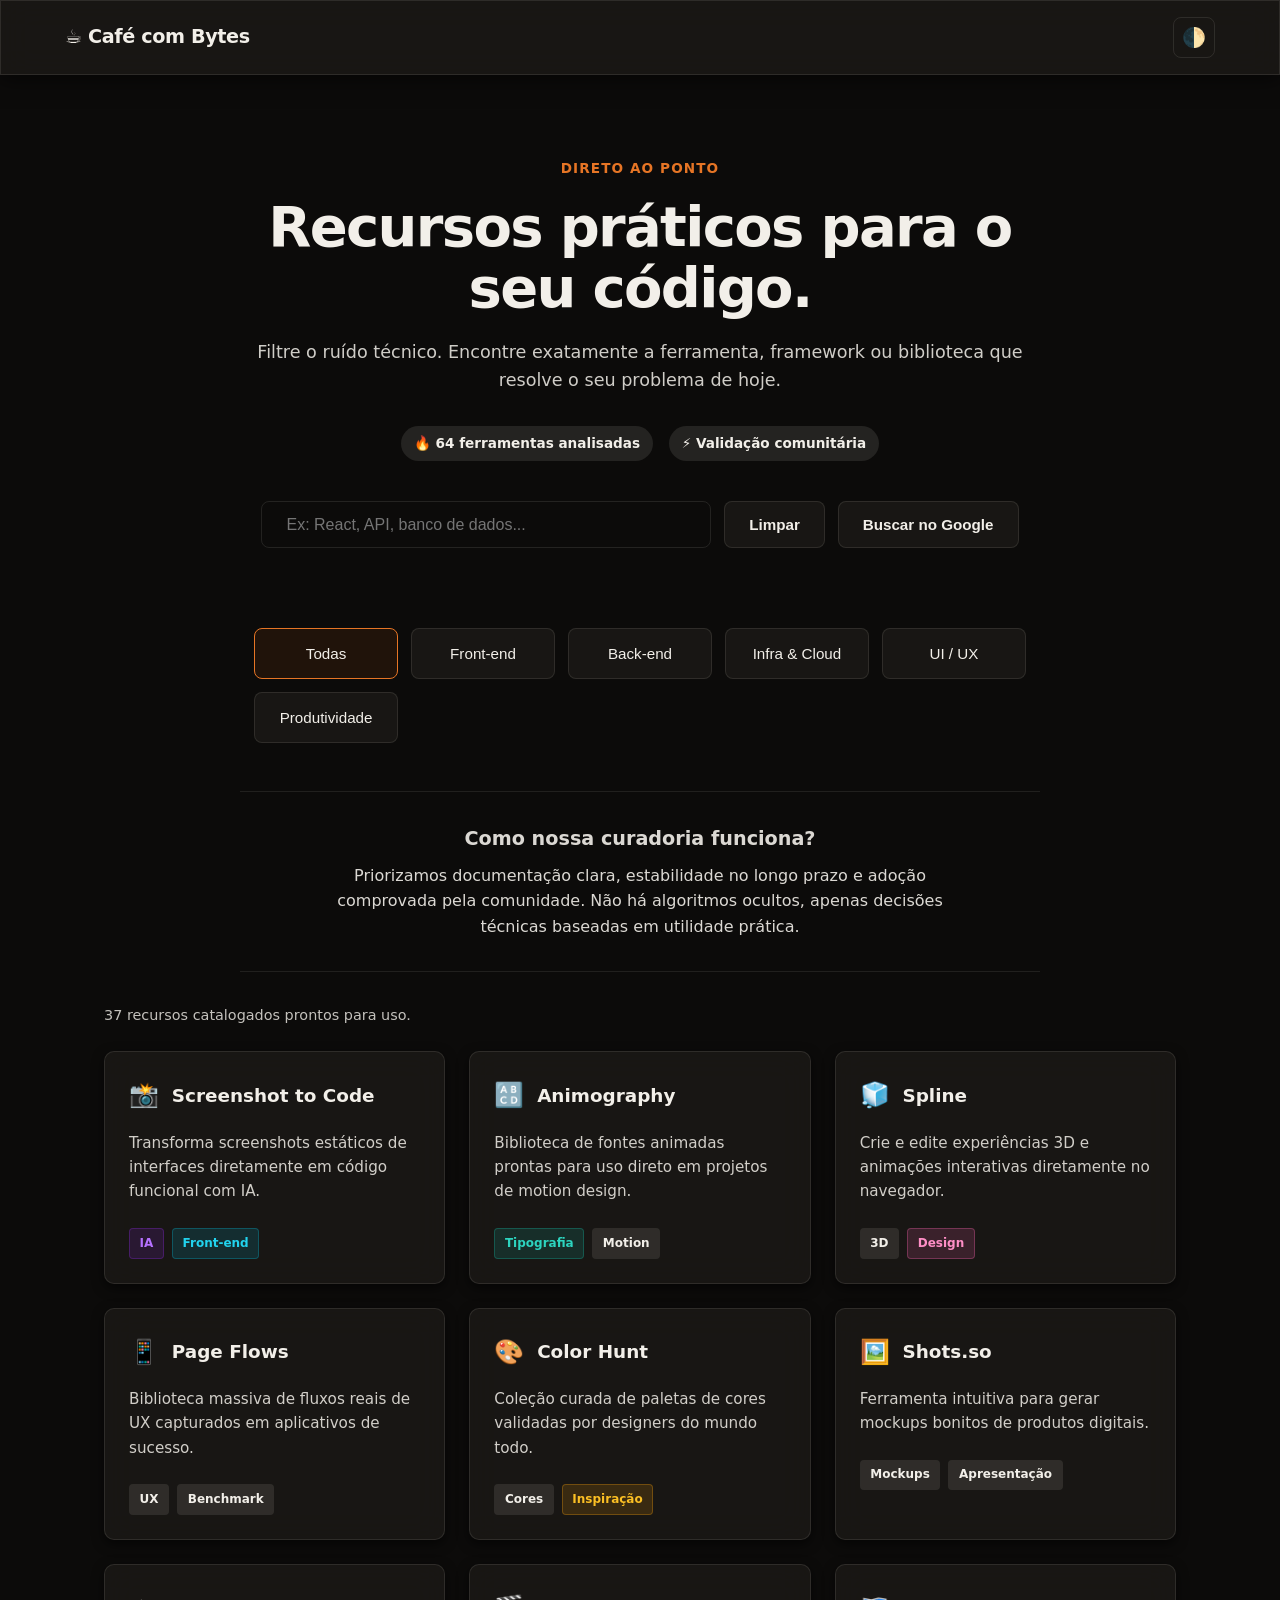
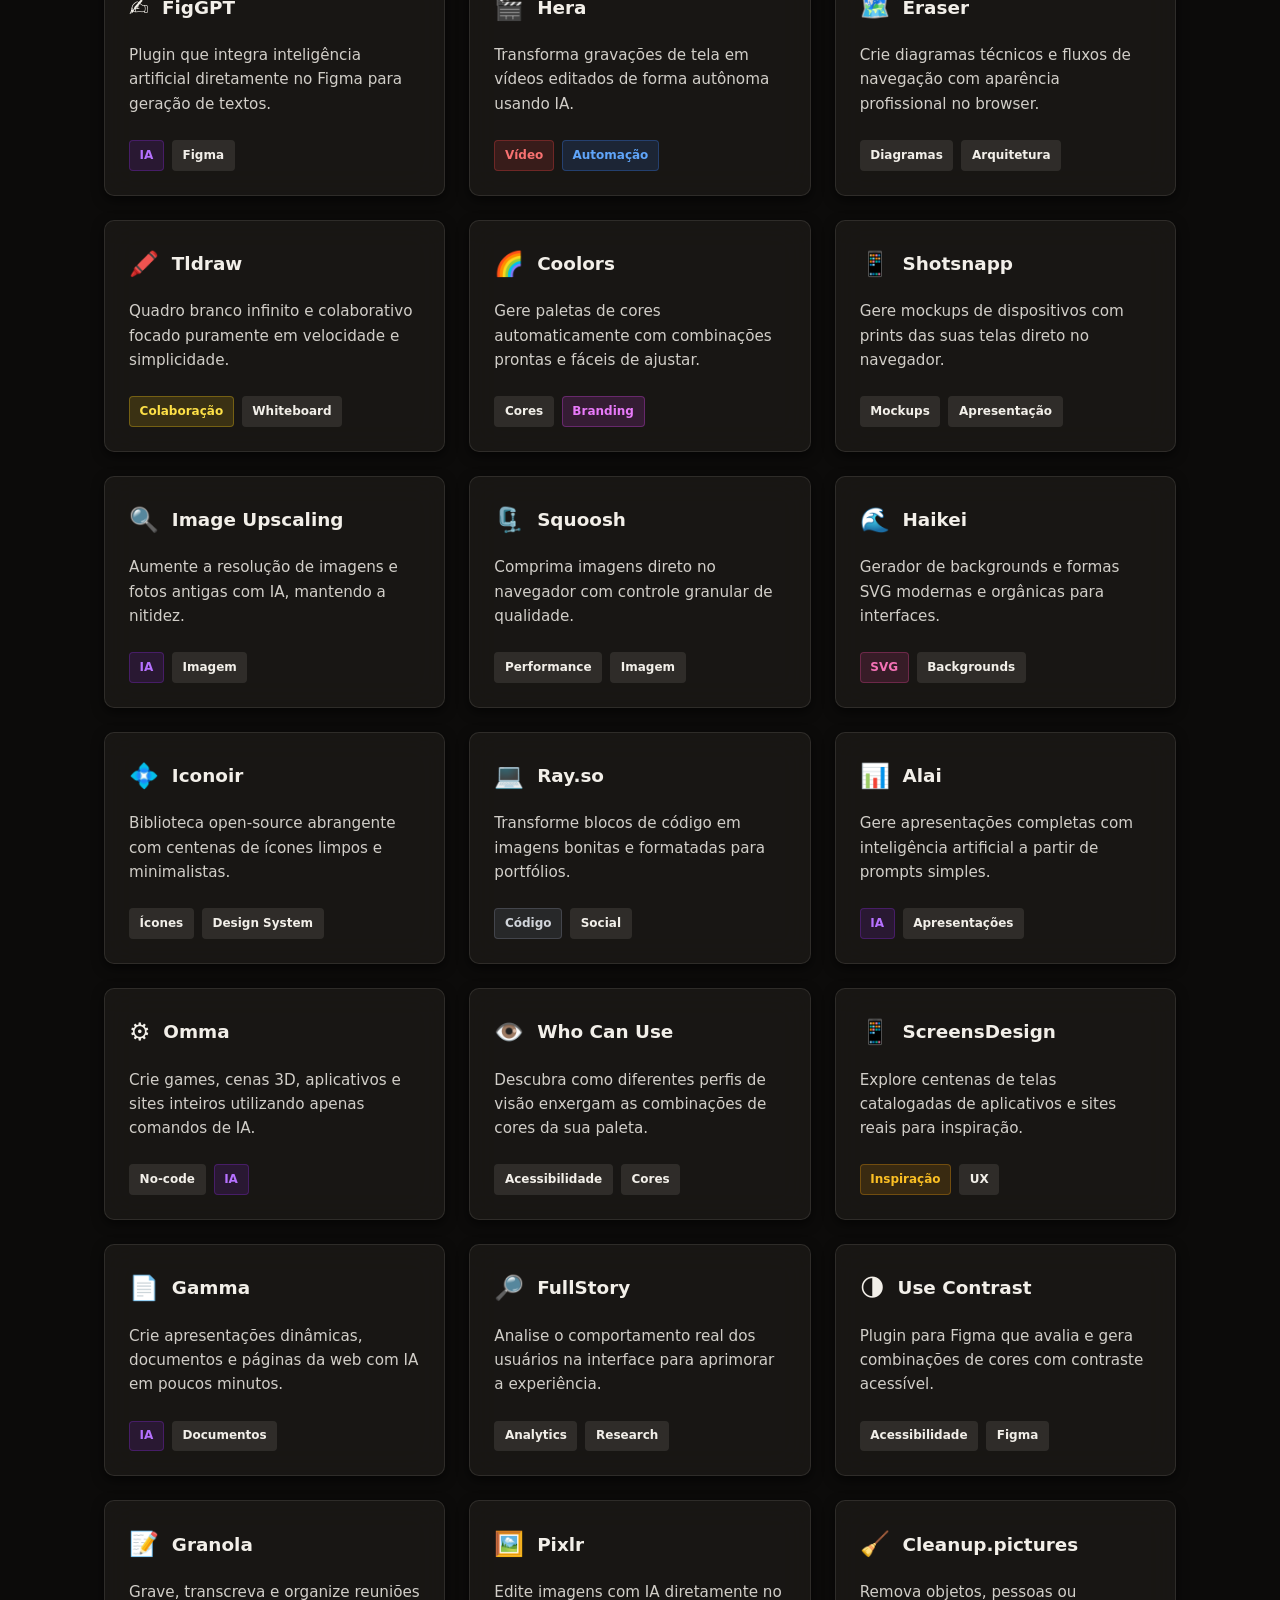
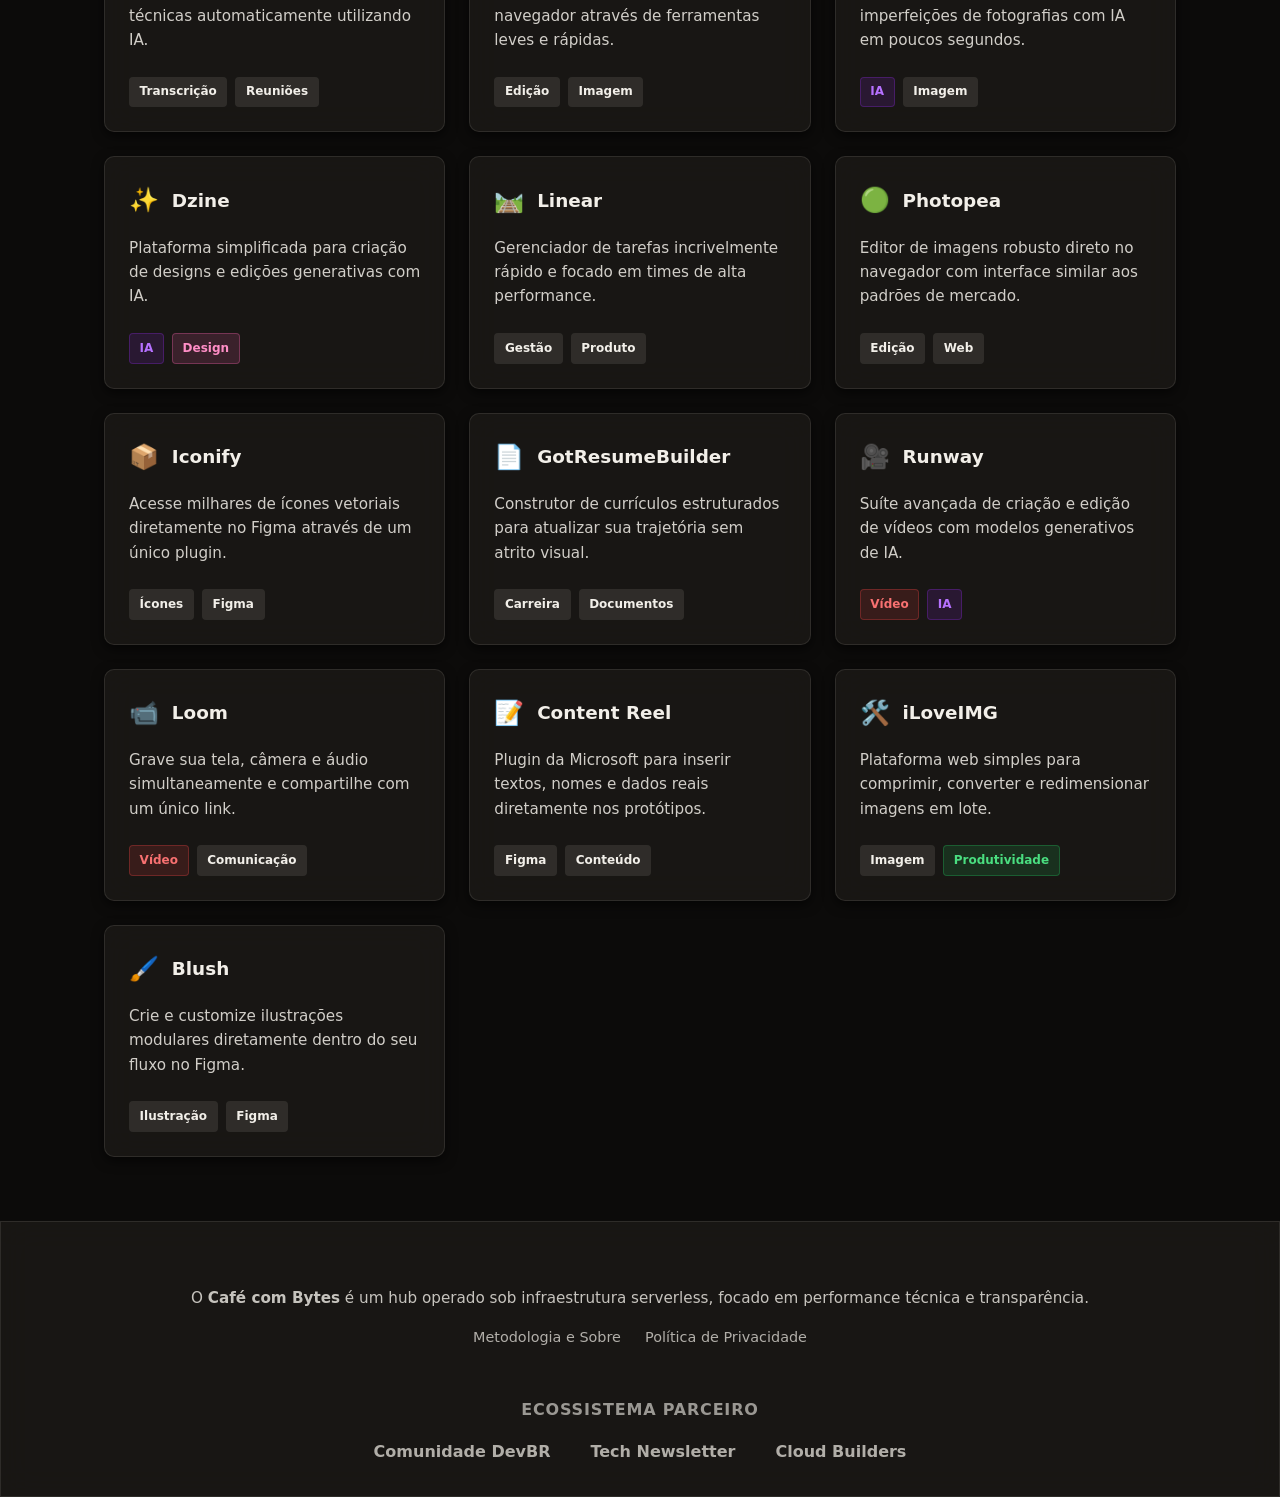
<file: index.html>
<!DOCTYPE html>
<html lang="pt-BR" data-theme="dark">
<head>
  <meta charset="UTF-8">
  <meta name="viewport" content="width=device-width, initial-scale=1.0">
  <title>Café com Bytes | Curadoria e Ferramentas para Desenvolvedores</title>
  <meta name="description" content="Sua dose diária de bibliotecas, APIs e recursos para turbinar sua engenharia de software e produtividade.">
  <meta name="keywords" content="desenvolvimento, programação, ferramentas, bibliotecas, curadoria tech">
  <meta name="robots" content="index, follow">
  <link rel="canonical" href="https://cafecombytes.com/">
  <meta name="google-adsense-account" content="ca-pub-6821135120244573">
  
  <!-- Open Graph -->
  <meta property="og:title" content="Café com Bytes | Curadoria Tech">
  <meta property="og:description" content="Bibliotecas, APIs e recursos testados para desenvolvedores.">
  <meta property="og:url" content="https://cafecombytes.com/">
  <meta property="og:type" content="website">
  
  <!-- Twitter Cards -->
  <meta name="twitter:card" content="summary_large_image">
  <meta name="twitter:title" content="Café com Bytes">
  <meta name="twitter:description" content="Curadoria de ferramentas para engenharia de software.">

  <!-- GTM e Google Ads Placeholder -->
  <script>
    // window.dataLayer = window.dataLayer || [];
    // GTM script injection point
  </script>

  <link rel="stylesheet" href="style.css">
</head>
<body>
  <header class="glass-header">
    <div class="logo">☕ Café com Bytes</div>
    <div class="controls">
      <button id="theme-toggle" aria-label="Alternar modo de cor" title="Alternar tema">🌓</button>
    </div>
  </header>

  <main>
    <section class="hero">
      <span class="kicker">Direto ao Ponto</span>
      <h1>Recursos práticos para o seu código.</h1>
      <p>Filtre o ruído técnico. Encontre exatamente a ferramenta, framework ou biblioteca que resolve o seu problema de hoje.</p>
      
      <div class="metrics">
         <span class="badge-metric">🔥 64 ferramentas analisadas</span>
         <span class="badge-metric">⚡ Validação comunitária</span>
      </div>

      <div class="search-bar">
        <input type="text" id="search-input" aria-label="Buscar ferramenta" placeholder="Ex: React, API, banco de dados...">
        <button id="clear-search" aria-label="Limpar busca">Limpar</button>
        <button id="google-search" aria-label="Buscar direto no Google">Buscar no Google</button>
      </div>
    </section>

    <nav class="bento-menu" aria-label="Filtros por intenção" id="bento-filters">
      <button data-filter="all" class="active" aria-pressed="true">Todas</button>
      <button data-filter="frontend" aria-pressed="false">Front-end</button>
      <button data-filter="backend" aria-pressed="false">Back-end</button>
      <button data-filter="infraestrutura" aria-pressed="false">Infra & Cloud</button>
      <button data-filter="design" aria-pressed="false">UI / UX</button>
      <button data-filter="produtividade" aria-pressed="false">Produtividade</button>
    </nav>

    <section class="editorial">
      <h2>Como nossa curadoria funciona?</h2>
      <p>Priorizamos documentação clara, estabilidade no longo prazo e adoção comprovada pela comunidade. Não há algoritmos ocultos, apenas decisões técnicas baseadas em utilidade prática.</p>
    </section>

    <section class="dynamic-area" aria-live="polite">
      <div id="status-results">Sincronizando banco de dados...</div>
      <div id="cards-grid" class="grid" role="list"></div>
    </section>
  </main>

  <dialog id="item-modal" class="glass-modal">
    <div class="modal-content">
      <button id="close-modal" aria-label="Fechar janela">✖</button>
      <h2 id="modal-title"></h2>
      <p id="modal-desc" class="modal-description"></p>
      <div class="modal-pain-box">
        <strong>Dor principal resolvida:</strong> <span id="modal-pain"></span>
      </div>
      <div class="modal-actions">
        <a href="#" id="modal-link" target="_blank" rel="noopener">Acessar Recurso Oficial</a>
        <button id="share-btn">Compartilhar URL</button>
      </div>
    </div>
  </dialog>

  <footer class="glass-footer">
     <div class="footer-info">
       <p>O <strong>Café com Bytes</strong> é um hub operado sob infraestrutura serverless, focado em performance técnica e transparência.</p>
       <nav class="footer-nav">
         <a href="sobre.html">Metodologia e Sobre</a>
         <a href="privacidade.html">Política de Privacidade</a>
       </nav>
     </div>
     <div class="partners-wrapper">
       <h3>Ecossistema Parceiro</h3>
       <div id="partners-container" class="partners"></div>
     </div>
  </footer>

  <script src="script.js"></script>
</body>
</html>
</file>
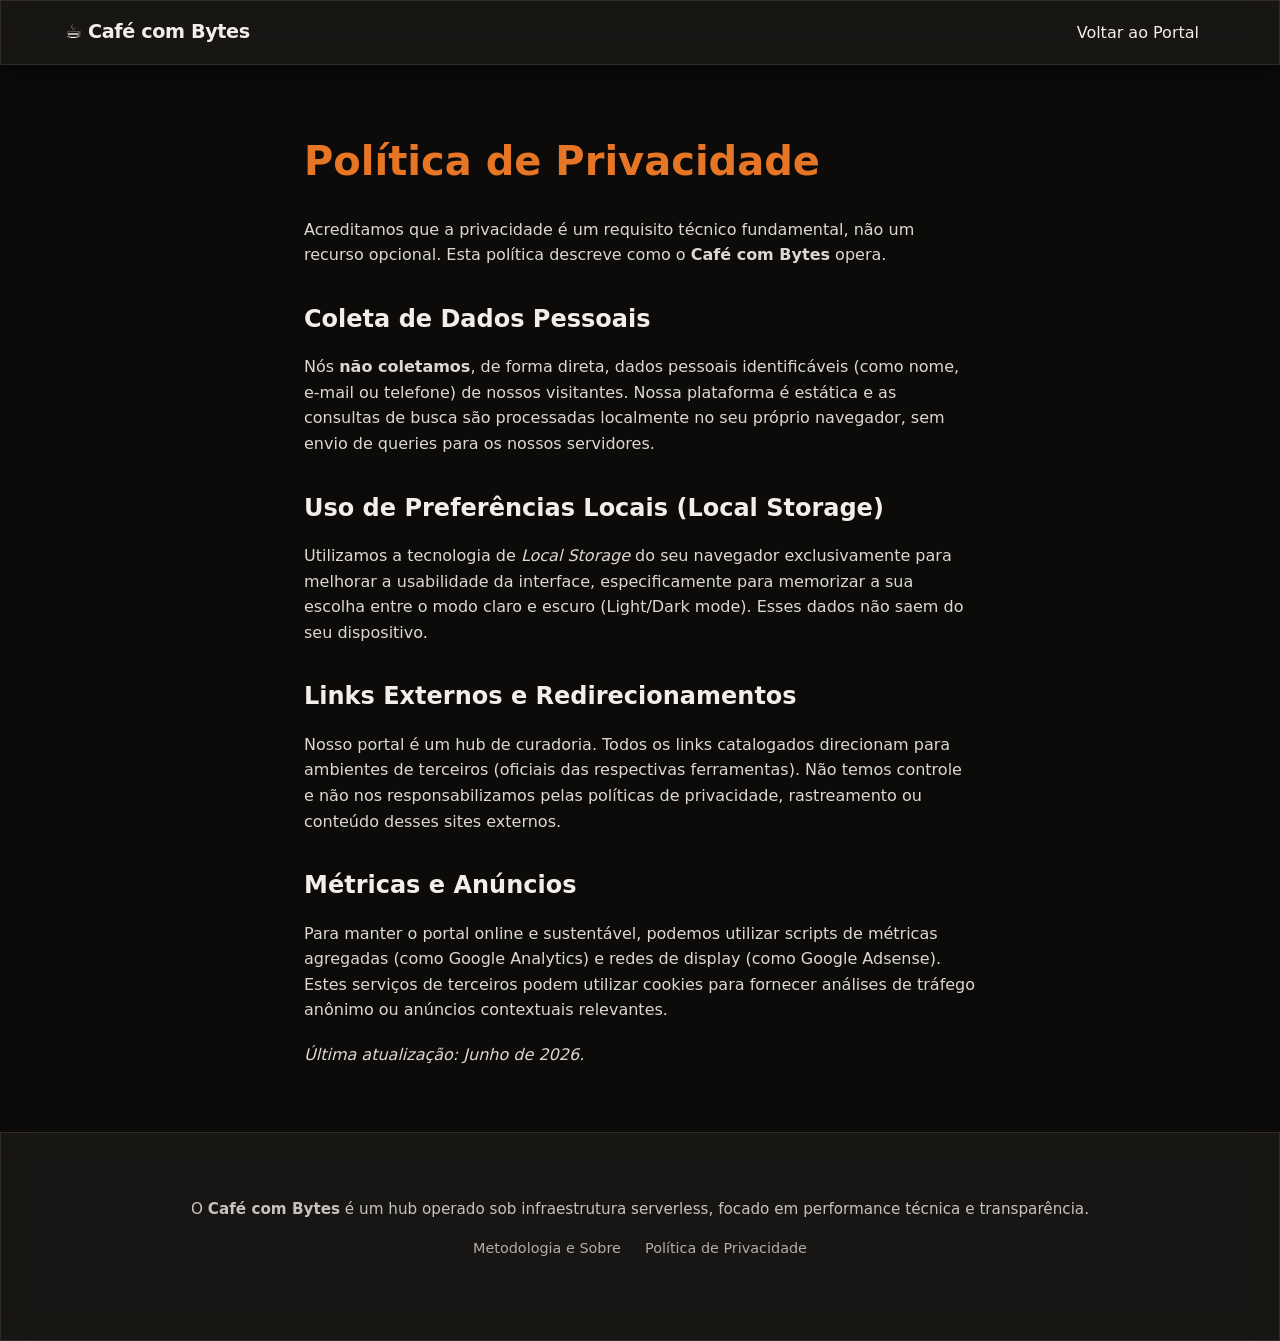
<file: privacidade.html>
<!DOCTYPE html>
<html lang="pt-BR" data-theme="dark">
<head>
  <meta charset="UTF-8">
  <meta name="viewport" content="width=device-width, initial-scale=1.0">
  <title>Política de Privacidade | Café com Bytes</title>
  <meta name="description" content="Saiba como o Café com Bytes lida com dados, cookies e links externos.">
  <meta name="robots" content="index, follow">
  <link rel="canonical" href="https://cafecombytes.com/privacidade.html">
  <link rel="stylesheet" href="style.css">
  <style>
    .page-content { max-width: 800px; margin: 4rem auto; padding: 0 5%; }
    .page-content h1 { font-size: 2.5rem; margin-bottom: 1.5rem; color: var(--primary); }
    .page-content h2 { font-size: 1.5rem; margin: 2rem 0 1rem 0; }
    .page-content p { margin-bottom: 1.2rem; opacity: 0.9; }
  </style>
</head>
<body>
  <header class="glass-header">
    <div class="logo"><a href="index.html" style="text-decoration: none; color: inherit;">☕ Café com Bytes</a></div>
    <div class="controls">
      <a href="index.html" style="color: var(--text-color); text-decoration: none; font-weight: 500; margin-right: 1rem;">Voltar ao Portal</a>
    </div>
  </header>

  <main class="page-content">
    <h1>Política de Privacidade</h1>
    <p>Acreditamos que a privacidade é um requisito técnico fundamental, não um recurso opcional. Esta política descreve como o <strong>Café com Bytes</strong> opera.</p>

    <h2>Coleta de Dados Pessoais</h2>
    <p>Nós <strong>não coletamos</strong>, de forma direta, dados pessoais identificáveis (como nome, e-mail ou telefone) de nossos visitantes. Nossa plataforma é estática e as consultas de busca são processadas localmente no seu próprio navegador, sem envio de queries para os nossos servidores.</p>

    <h2>Uso de Preferências Locais (Local Storage)</h2>
    <p>Utilizamos a tecnologia de <em>Local Storage</em> do seu navegador exclusivamente para melhorar a usabilidade da interface, especificamente para memorizar a sua escolha entre o modo claro e escuro (Light/Dark mode). Esses dados não saem do seu dispositivo.</p>

    <h2>Links Externos e Redirecionamentos</h2>
    <p>Nosso portal é um hub de curadoria. Todos os links catalogados direcionam para ambientes de terceiros (oficiais das respectivas ferramentas). Não temos controle e não nos responsabilizamos pelas políticas de privacidade, rastreamento ou conteúdo desses sites externos.</p>

    <h2>Métricas e Anúncios</h2>
    <p>Para manter o portal online e sustentável, podemos utilizar scripts de métricas agregadas (como Google Analytics) e redes de display (como Google Adsense). Estes serviços de terceiros podem utilizar cookies para fornecer análises de tráfego anônimo ou anúncios contextuais relevantes.</p>

    <p><em>Última atualização: Junho de 2026.</em></p>
  </main>

  <footer class="glass-footer">
     <div class="footer-info">
       <p>O <strong>Café com Bytes</strong> é um hub operado sob infraestrutura serverless, focado em performance técnica e transparência.</p>
       <nav class="footer-nav">
         <a href="sobre.html">Metodologia e Sobre</a>
         <a href="privacidade.html">Política de Privacidade</a>
       </nav>
     </div>
  </footer>
</body>
</html>
</file>
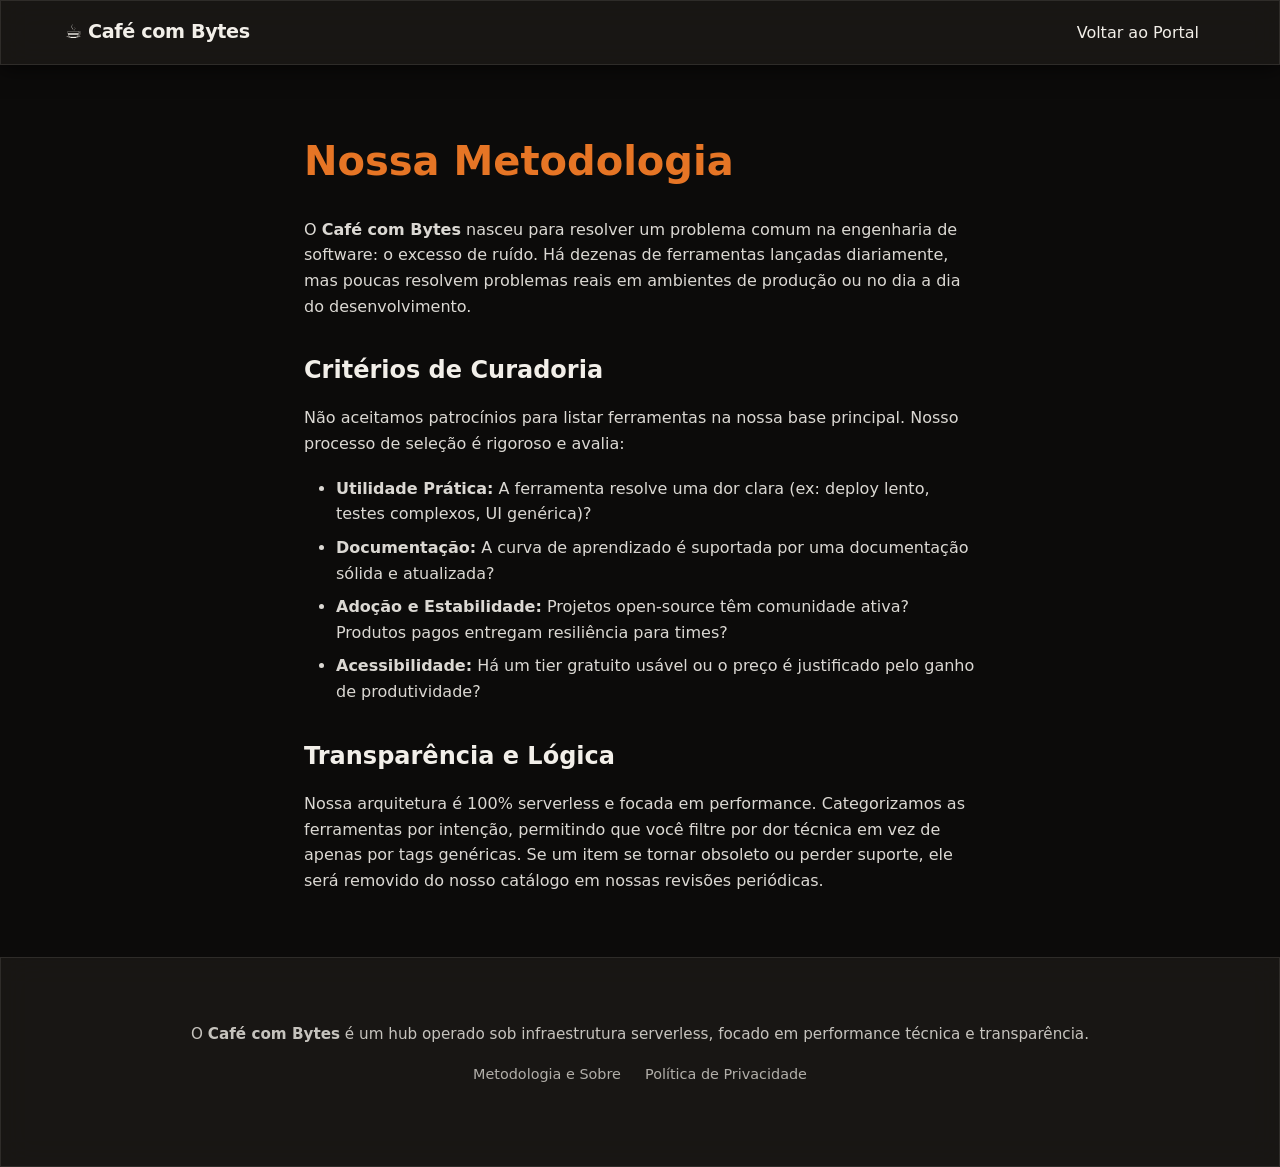
<file: sobre.html>
<!DOCTYPE html>
<html lang="pt-BR" data-theme="dark">
<head>
  <meta charset="UTF-8">
  <meta name="viewport" content="width=device-width, initial-scale=1.0">
  <title>Sobre e Metodologia | Café com Bytes</title>
  <meta name="description" content="Entenda como escolhemos e catalogamos as ferramentas para desenvolvedores no Café com Bytes.">
  <meta name="robots" content="index, follow">
  <link rel="canonical" href="https://cafecombytes.com/sobre.html">
  <link rel="stylesheet" href="style.css">
  <style>
    .page-content { max-width: 800px; margin: 4rem auto; padding: 0 5%; }
    .page-content h1 { font-size: 2.5rem; margin-bottom: 1.5rem; color: var(--primary); }
    .page-content h2 { font-size: 1.5rem; margin: 2rem 0 1rem 0; }
    .page-content p { margin-bottom: 1.2rem; opacity: 0.9; }
    .page-content ul { margin: 0 0 1.5rem 2rem; opacity: 0.9; }
    .page-content li { margin-bottom: 0.5rem; }
  </style>
</head>
<body>
  <header class="glass-header">
    <div class="logo"><a href="index.html" style="text-decoration: none; color: inherit;">☕ Café com Bytes</a></div>
    <div class="controls">
      <a href="index.html" style="color: var(--text-color); text-decoration: none; font-weight: 500; margin-right: 1rem;">Voltar ao Portal</a>
    </div>
  </header>

  <main class="page-content">
    <h1>Nossa Metodologia</h1>
    <p>O <strong>Café com Bytes</strong> nasceu para resolver um problema comum na engenharia de software: o excesso de ruído. Há dezenas de ferramentas lançadas diariamente, mas poucas resolvem problemas reais em ambientes de produção ou no dia a dia do desenvolvimento.</p>

    <h2>Critérios de Curadoria</h2>
    <p>Não aceitamos patrocínios para listar ferramentas na nossa base principal. Nosso processo de seleção é rigoroso e avalia:</p>
    <ul>
      <li><strong>Utilidade Prática:</strong> A ferramenta resolve uma dor clara (ex: deploy lento, testes complexos, UI genérica)?</li>
      <li><strong>Documentação:</strong> A curva de aprendizado é suportada por uma documentação sólida e atualizada?</li>
      <li><strong>Adoção e Estabilidade:</strong> Projetos open-source têm comunidade ativa? Produtos pagos entregam resiliência para times?</li>
      <li><strong>Acessibilidade:</strong> Há um tier gratuito usável ou o preço é justificado pelo ganho de produtividade?</li>
    </ul>

    <h2>Transparência e Lógica</h2>
    <p>Nossa arquitetura é 100% serverless e focada em performance. Categorizamos as ferramentas por intenção, permitindo que você filtre por dor técnica em vez de apenas por tags genéricas. Se um item se tornar obsoleto ou perder suporte, ele será removido do nosso catálogo em nossas revisões periódicas.</p>
  </main>

  <footer class="glass-footer">
     <div class="footer-info">
       <p>O <strong>Café com Bytes</strong> é um hub operado sob infraestrutura serverless, focado em performance técnica e transparência.</p>
       <nav class="footer-nav">
         <a href="sobre.html">Metodologia e Sobre</a>
         <a href="privacidade.html">Política de Privacidade</a>
       </nav>
     </div>
  </footer>
</body>
</html>
</file>
<file: style.css>
:root {
  /* Paleta Light - Tons profundos off-white, sem branco absoluto */
  --bg-color: #fcfbf9;
  --text-color: #1a1918;
  --surface: rgba(243, 239, 233, 0.65);
  --surface-border: rgba(26, 25, 24, 0.12);
  --primary: #c95c10;
  --primary-hover: #a84b0b;
  --shadow-color: rgba(26, 25, 24, 0.08);
  --radius-card: 10px;
  --radius-btn: 8px;
  --glass-blur: blur(16px);
  --font-base: system-ui, -apple-system, sans-serif;
}

[data-theme="dark"] {
  /* Paleta Dark - Tons profundos espresso/carvão, sem preto absoluto */
  --bg-color: #0c0b0a;
  --text-color: #f2efe9;
  --surface: rgba(31, 28, 25, 0.7);
  --surface-border: rgba(242, 239, 233, 0.1);
  --primary: #e67525;
  --primary-hover: #f08d46;
  --shadow-color: rgba(0, 0, 0, 0.6);
}

* { box-sizing: border-box; margin: 0; padding: 0; }

body {
  font-family: var(--font-base);
  background-color: var(--bg-color);
  color: var(--text-color);
  line-height: 1.6;
  transition: background-color 0.3s ease, color 0.3s ease;
  -webkit-font-smoothing: antialiased;
}

/* Superfícies Translúcidas / Glassmorphism */
.glass-header, .glass-modal, .glass-footer, .card {
  background: var(--surface);
  backdrop-filter: var(--glass-blur);
  -webkit-backdrop-filter: var(--glass-blur);
  border: 1px solid var(--surface-border);
}

/* Header */
.glass-header {
  position: sticky; top: 0; z-index: 100;
  display: flex; justify-content: space-between; align-items: center;
  padding: 1rem 5%; box-shadow: 0 4px 20px var(--shadow-color);
}
.logo { font-weight: 800; font-size: 1.2rem; letter-spacing: -0.02em; }
.controls button { background: transparent; border: 1px solid var(--surface-border); font-size: 1.2rem; padding: 0.5rem; color: var(--text-color); }

/* Hero Section */
.hero { padding: 5rem 5%; text-align: center; max-width: 900px; margin: 0 auto; }
.kicker { display: inline-block; color: var(--primary); font-weight: 700; text-transform: uppercase; font-size: 0.85rem; letter-spacing: 0.08em; margin-bottom: 1rem; }
.hero h1 { font-size: clamp(2rem, 5vw, 3.5rem); margin-bottom: 1.2rem; line-height: 1.1; letter-spacing: -0.03em; }
.hero p { font-size: 1.1rem; opacity: 0.85; margin-bottom: 2rem; }

.metrics { display: flex; gap: 1rem; justify-content: center; margin-bottom: 2.5rem; flex-wrap: wrap; }
.badge-metric { font-size: 0.85rem; padding: 0.4rem 0.8rem; border-radius: 20px; background: var(--surface-border); font-weight: 600; }

/* Controles de Busca e Botões */
.search-bar { display: flex; gap: 0.8rem; justify-content: center; flex-wrap: wrap; }
.search-bar input { flex: 1; max-width: 450px; padding: 0.85rem 1.5rem; border-radius: var(--radius-btn); border: 1px solid var(--surface-border); background: transparent; color: var(--text-color); font-size: 1rem; }
.search-bar input:focus { outline: 2px solid var(--primary); outline-offset: 2px; }

button { padding: 0.85rem 1.5rem; border-radius: var(--radius-btn); border: none; background: var(--primary); color: #fff; cursor: pointer; font-weight: 600; font-size: 0.95rem; transition: background-color 0.2s, transform 0.1s; }
button:hover { background: var(--primary-hover); }
button:active { transform: scale(0.98); }
#clear-search, #google-search { background: var(--surface); color: var(--text-color); border: 1px solid var(--surface-border); }
#clear-search:hover, #google-search:hover { background: var(--surface-border); }

/* Bento Menu */
.bento-menu { display: grid; grid-template-columns: repeat(auto-fit, minmax(130px, 1fr)); gap: 0.8rem; padding: 0 5%; max-width: 900px; margin: 0 auto 3rem auto; }
.bento-menu button { background: var(--surface); color: var(--text-color); border: 1px solid var(--surface-border); border-radius: var(--radius-btn); padding: 1rem; text-align: center; font-weight: 500; }
.bento-menu button[aria-pressed="true"], .bento-menu button.active { border-color: var(--primary); background: rgba(201, 92, 16, 0.1); color: var(--text-color); }

/* Editorial & Grid */
.editorial { padding: 2rem 5%; text-align: center; max-width: 800px; margin: 0 auto 2rem auto; opacity: 0.9; border-top: 1px solid var(--surface-border); border-bottom: 1px solid var(--surface-border); }
.editorial h2 { font-size: 1.2rem; margin-bottom: 0.5rem; }

.dynamic-area { padding: 0 5% 4rem 5%; max-width: 1200px; margin: 0 auto; }
#status-results { margin-bottom: 1.5rem; font-weight: 500; opacity: 0.8; font-size: 0.9rem; }
.grid { display: grid; grid-template-columns: repeat(auto-fill, minmax(300px, 1fr)); gap: 1.5rem; }

/* Cards */
.card { padding: 1.5rem; border-radius: var(--radius-card); cursor: pointer; transition: transform 0.25s cubic-bezier(0.4, 0, 0.2, 1), box-shadow 0.25s; box-shadow: 0 4px 12px var(--shadow-color); outline: none; }
.card:hover, .card:focus-visible { transform: translateY(-6px); box-shadow: 0 12px 24px var(--shadow-color); border-color: var(--primary); }
.card-header { display: flex; align-items: center; gap: 0.8rem; margin-bottom: 1rem; }
.card-title { font-weight: 700; font-size: 1.15rem; line-height: 1.2; }
.emoji { font-size: 1.5rem; }
.card p { font-size: 0.95rem; opacity: 0.85; margin-bottom: 1.5rem; }

/* Badges dinâmicas */
.tags-container { display: flex; flex-wrap: wrap; gap: 0.5rem; }
.dynamic-badge { font-size: 0.75rem; padding: 0.3rem 0.6rem; border-radius: 4px; font-weight: 600; }

/* Modal */
.glass-modal { margin: auto; padding: 0; border-radius: var(--radius-card); max-width: 550px; width: 92%; color: var(--text-color); box-shadow: 0 25px 50px var(--shadow-color); }
.glass-modal::backdrop { background: rgba(0, 0, 0, 0.6); backdrop-filter: blur(4px); }
.modal-content { padding: 2.5rem; position: relative; }
#close-modal { position: absolute; top: 1rem; right: 1rem; font-size: 1.2rem; border: none; background: transparent; color: var(--text-color); cursor: pointer; padding: 0.5rem; border-radius: 50%; }
#close-modal:hover { background: var(--surface-border); }
#modal-title { font-size: 1.8rem; margin-bottom: 1rem; }
.modal-description { font-size: 1.05rem; margin-bottom: 1.5rem; line-height: 1.7; opacity: 0.9; }
.modal-pain-box { background: var(--surface-border); padding: 1rem; border-radius: var(--radius-btn); margin-bottom: 2rem; font-size: 0.95rem; }

.modal-actions { display: flex; gap: 1rem; flex-wrap: wrap; }
.modal-actions a { flex: 1; background: var(--primary); color: #fff; padding: 0.85rem; text-decoration: none; border-radius: var(--radius-btn); font-weight: 600; text-align: center; min-width: 200px; transition: background-color 0.2s; }
.modal-actions a:hover { background: var(--primary-hover); }
#share-btn { flex: 1; min-width: 200px; }

/* Footer */
.glass-footer { padding: 4rem 5% 2rem 5%; text-align: center; border-top: 1px solid var(--surface-border); }
.footer-info p { opacity: 0.8; margin-bottom: 1rem; font-size: 0.95rem; }
.footer-nav { display: flex; justify-content: center; gap: 1.5rem; margin-bottom: 3rem; }
.footer-nav a { color: var(--text-color); text-decoration: none; font-weight: 500; font-size: 0.9rem; opacity: 0.7; }
.footer-nav a:hover { opacity: 1; text-decoration: underline; }

.partners-wrapper h3 { font-size: 1rem; margin-bottom: 1rem; opacity: 0.6; text-transform: uppercase; letter-spacing: 0.05em; }
.partners { display: flex; justify-content: center; gap: 2.5rem; flex-wrap: wrap; }
.partner-item a { color: var(--text-color); text-decoration: none; font-weight: 600; opacity: 0.7; transition: opacity 0.2s; }
.partner-item a:hover { opacity: 1; color: var(--primary); }

@media (max-width: 600px) {
  .hero { padding: 3rem 5%; }
  .modal-actions { flex-direction: column; }
}
</file>
